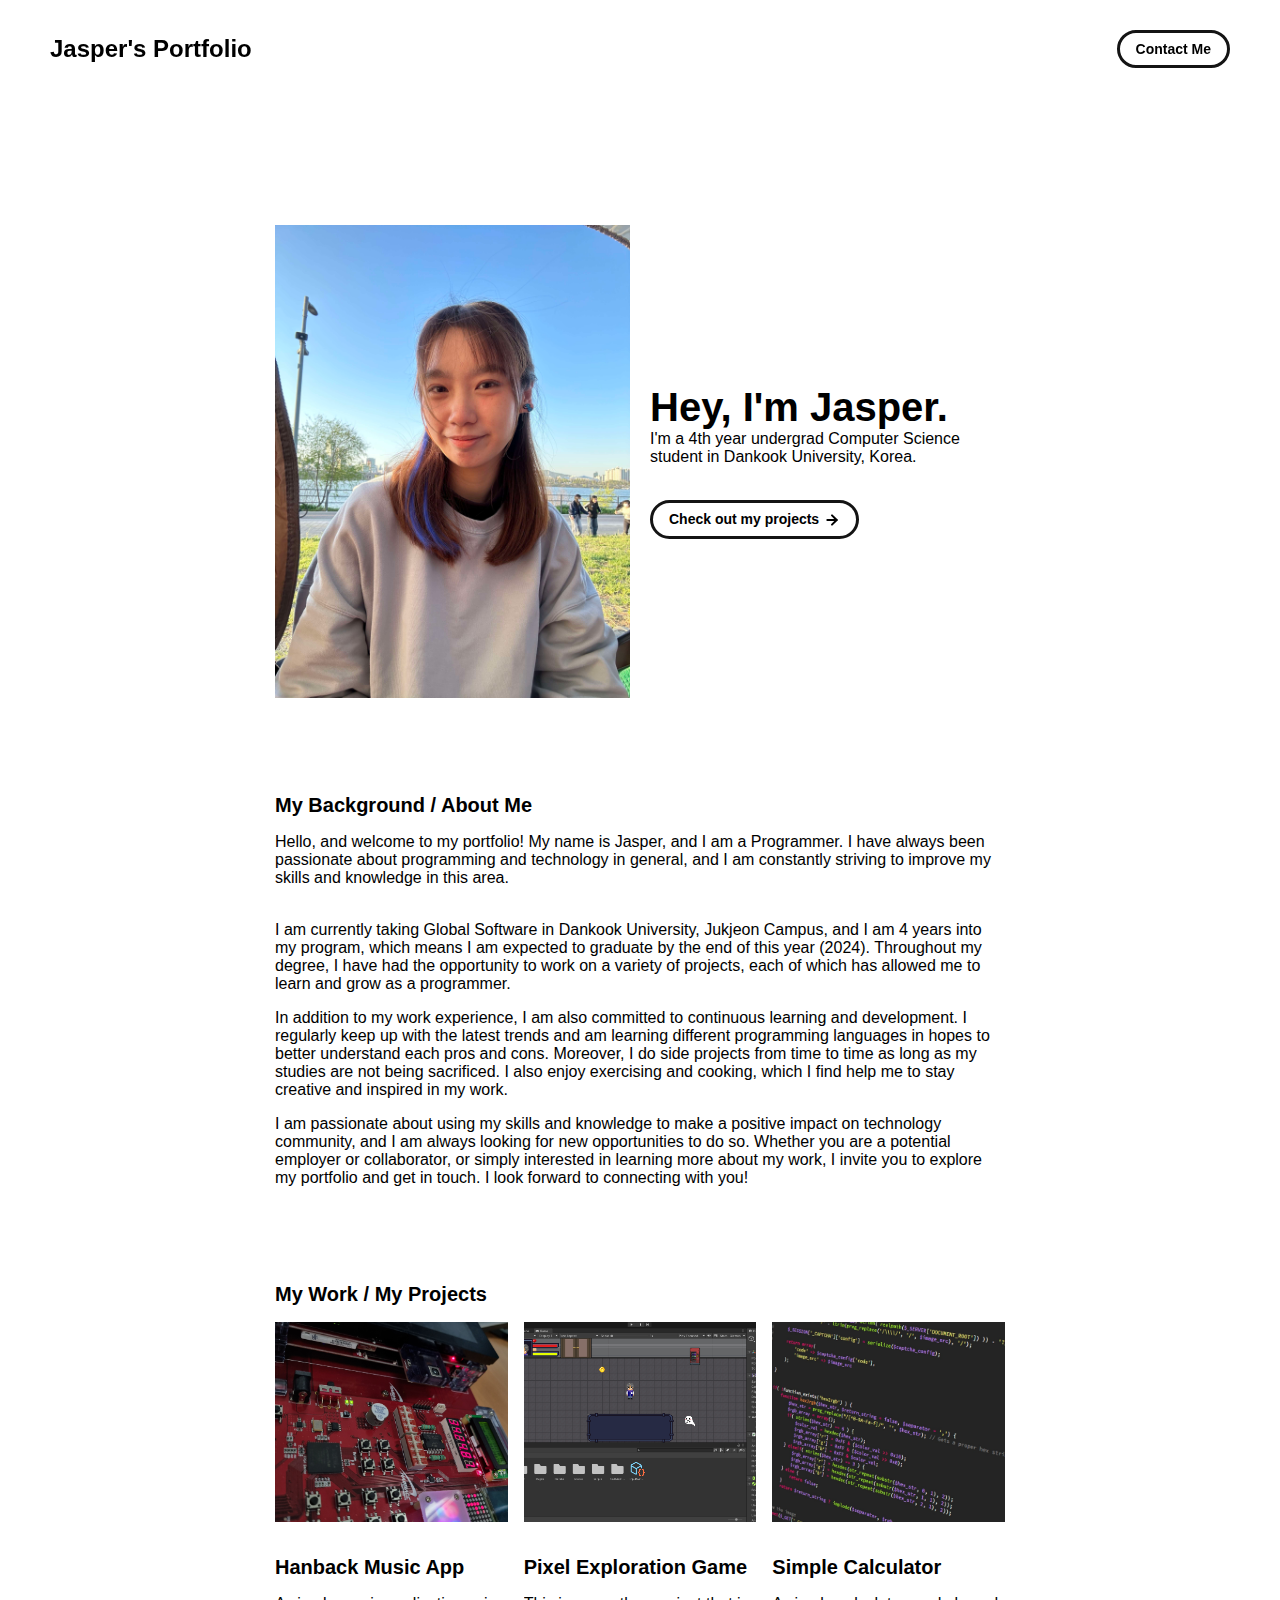
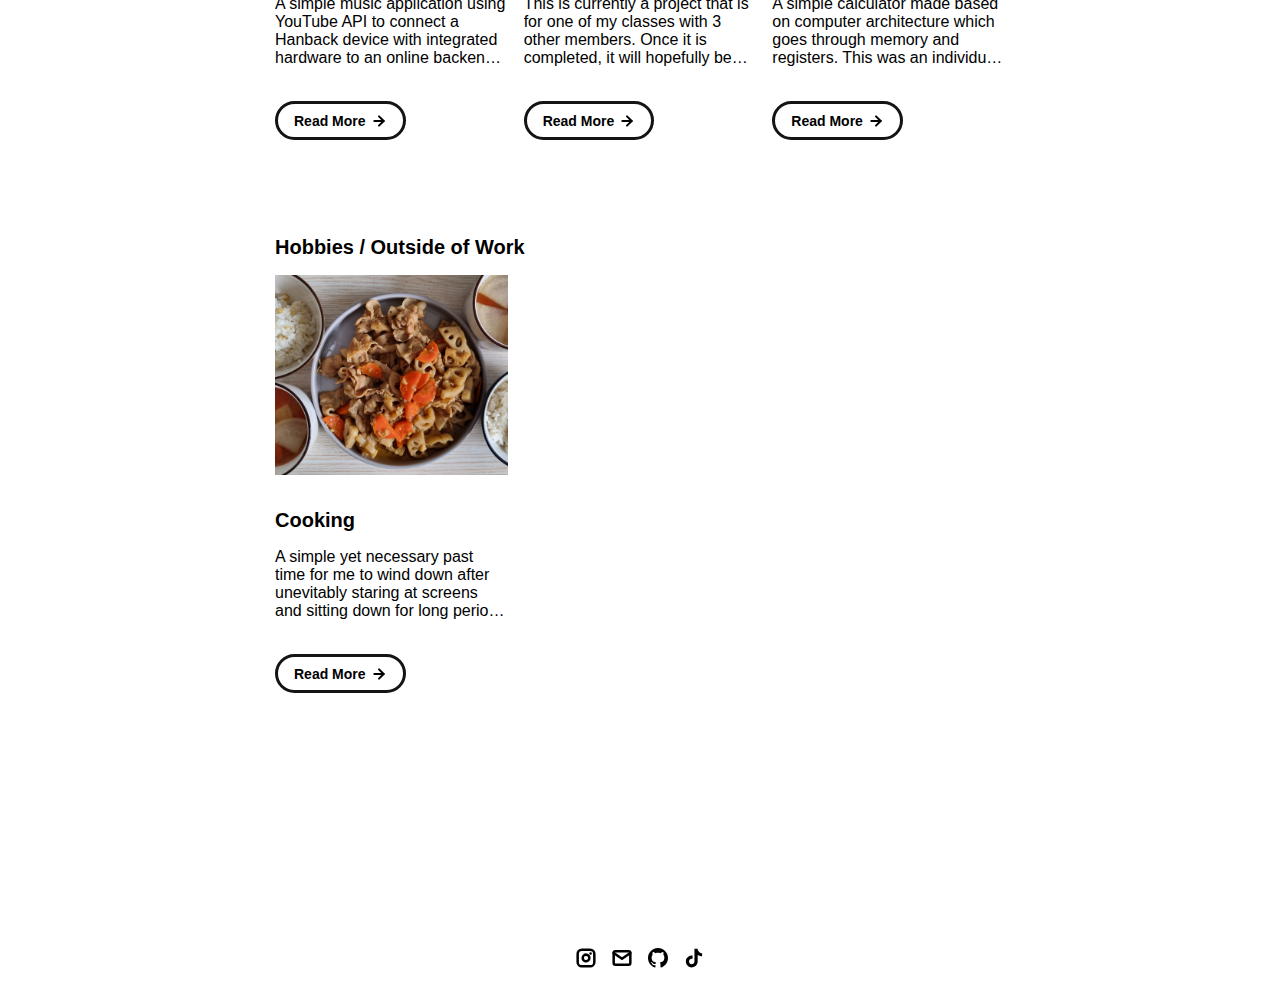
<file: index.html>
<!DOCTYPE html>
<html lang="en">
	<head>
		<meta charset="utf-8">

    <!-- 
      TODO

      Upload your Unemployable (or whatever photo you like) to the assets/images folder
      and change the name of the image below to match the uploaded one

      Change the title in the <title> tag to whatever you would like the title of your portfolio to be

      This should be the same across all pages.
     -->
    <link rel="icon" href="./assets/images/top-icon.png" />
		<title>Jasper's Portfolio</title>
    <meta name="description" content="Portfolio about Jasper :)">
    <meta name="viewport" content="width=device-width, initial-scale=1" />

		<link rel="stylesheet" href="./css/layout.css">
    <link rel="stylesheet" href="./css/typography.css">
    <link rel="stylesheet" href="./css/utilities.css">

		<script defer src="./js/script.js"></script>
	</head>
	<body>
    <!-- NAVBAR -->
    <div class="navbar">
      <a class="nav-title-link" href="./index.html">
        <!-- TODO - Change the "Portfolio Title" to whatever you want displayed in the top left -->
        <span class="nav-title">Jasper's Portfolio</span>
         <!-- TODO - Change the email after 'mailto:' to your email address for contact -->
        <a class="button" href="mailto:jasperyap2001@gmail.com">
          <span class="button-text">Contact Me</span>
        </a>
      </a>
    </div>

    <!-- MAIN PAGE CONTENT -->
    <div id="main-content">

      <!-- PORTFOLIO HEADER -->
      <div id="portfolio-header">
        <div id="portfolio-header-image-container">
          <!-- 
            TODO

            - Change the img "src" attribute to point to the Unemployable image you uploaded (or whatever image).
            - Change the number to point to your Unemployable & replace the OpenSea link with your own
            - If you aren't using an Unemployable as your image, remove the entire "a" element
          -->
          <img src="./assets/images/github-portfolio.png" class="portfolio-header-image">
          <!-- <a class="no-underline" target="_blank" href="https://opensea.io/assets/0xe0be388ab81c47b0f098d2030a1c9ef190691a8a/1311">
            <span class="image-caption">Unemployables #1311</span>
          </a> -->
        </div>

          <!-- 
            TODO

            - Change the main-title to whatver you want
            - Change the body-text after that to a quick introduction to what you do
            - Edit the button text if you feel like it. It will link to the projects section below.
          -->
        <div id="portfolio-header-text-container">
            <div class="header-text">
              <span class="main-title">Hey, I'm Jasper.</span>
              <div class="body-text">I'm a 4th year undergrad Computer Science student in Dankook University, Korea.</div>
            </div>
            <a class="button" id="my-work-link">
              <span class="button-text">Check out my projects</span> 
              <image src="./assets/icons/arrow-right.svg" class="right-arrow-icon"/>
            </a>
        </div>
      </div>

      <!-- ABOUT SECTION -->
      <!-- 
        TODO

        - Change the subheader-text to whatever header you want
        - Add paragraphs using the <div class="body-text"></div> elements in the "about-section-content"
      -->
      <div id="about-section">
        <span class="subheader-text">My Background / About Me</span>
        <div class="about-section-content">
          <div class="body-text">Hello, and welcome to my portfolio! My name is Jasper, and I am a Programmer. I have always been passionate about programming and technology in general, and I am constantly striving to improve my skills and knowledge in this area.</div>
          <div class="body-text">I am currently taking Global Software in Dankook University, Jukjeon Campus, and I am 4 years into my program, which means I am expected to graduate by the end of this year (2024). Throughout my degree, I have had the opportunity to work on a variety of projects, each of which has allowed me to learn and grow as a programmer.</div>
        </div>
        <div class="body-text">In addition to my work experience, I am also committed to continuous learning and development. I regularly keep up with the latest trends and am learning different programming languages in hopes to better understand each pros and cons. Moreover, I do side projects from time to time as long as my studies are not being sacrificed. I also enjoy exercising and cooking, which I find help me to stay creative and inspired in my work.
        </div>
        <div class="body-text">I am passionate about using my skills and knowledge to make a positive impact on technology community, and I am always looking for new opportunities to do so. Whether you are a potential employer or collaborator, or simply interested in learning more about my work, I invite you to explore my portfolio and get in touch. I look forward to connecting with you!
        </div>
      </div>

      <!-- PROJECTS / MY WORK SECTION -->
      <div id="my-work-section">
        <!-- TODO - Change the subheader-text to whatever you want the Projects section header to say -->
        <span class="subheader-text">My Work / My Projects</span>

        <div class="projects-container">
          <!-- 
            TODO

            This is where the project cards live. Here's a base level project card for you to copy:
            <div class="project-card">
              <img src="./assets/images/IMAGE_NAME" class="project-image">
              <div class="project-card-text-container">
                <div class="subheader-text project-title">PROJECT_NAME</div>
                <div class="body-text project-card-text">SMALL_PROJECT_DESCRIPTION</div>
              </div>
              <a class="button" href="./project-pages/PROJECT_PAGE_NAME.html">
                <span class="button-text">Read More</span>
                <image src="./assets/icons/arrow-right.svg" class="right-arrow-icon"/>
              </a>
            </div>

            - To add a project to the this area, copy the above, paste it below this comment, and change the following:
                - IMAGE_NAME: the name of the image file in assets/images
                - PROJECT_NAME: the name of the project (keep it short, it only shows 1 line)
                - SMALL_PROJECT_DESCRIPTION: a quick project description (max 4 lines)
                - PROJECT_PAGE_NAME.html: the html filename for the project (must be in project-pages folder)
          -->
          <!-- Hanback Music App -->
          <div class="project-card">
              <img src="./assets/images/project/Hanback/HanbackDevice.jpg" class="project-image">
              <div class="project-card-text-container">
                <div class="subheader-text project-title">Hanback Music App</div>
                <div class="body-text project-card-text">A simple music application using YouTube API to connect a Hanback device with integrated hardware to an online backend server on AWS.</div>
              </div>
              <a class="button" href="./project-pages/projects/hanback-music-app.html">
                <span class="button-text">Read More</span>
                <image src="./assets/icons/arrow-right.svg" class="right-arrow-icon"/>
              </a>
            </div>
          <!-- AML Game -->
          <div class="project-card">
            <img src="./assets/images/project/AML/AML-game.png" class="project-image">
            <div class="project-card-text-container">
              <div class="subheader-text project-title">Pixel Exploration Game</div>
              <div class="body-text project-card-text">This is currently a project that is for one of my classes with 3 other members. Once it is completed, it will hopefully be released for free on a platform for demo.</div>
            </div>
            <a class="button" href="./project-pages/projects/pixel-game.html">
              <span class="button-text">Read More</span>
              <image src="./assets/icons/arrow-right.svg" class="right-arrow-icon"/>
            </a>
          </div>
          <!-- Calculator C language -->
          <div class="project-card">
            <img src="./assets/images/code.jpeg" class="project-image">
            <div class="project-card-text-container">
              <div class="subheader-text project-title">Simple Calculator</div>
              <div class="body-text project-card-text">A simple calculator made based on computer architecture which goes through memory and registers. This was an individual assignment for one of my classes.</div>
            </div>
            <a class="button" href="./project-pages/projects/simple-calculator.html">
              <span class="button-text">Read More</span>
              <image src="./assets/icons/arrow-right.svg" class="right-arrow-icon"/>
            </a>
          </div>
        </div>
      </div>

      <!-- HOBBIES / OUTSIDE OF WORK -->
      <div id="my-work-section">
        <!-- TODO - Change the subheader-text to whatever you want the Projects section header to say -->
        <span class="subheader-text">Hobbies / Outside of Work</span>

        <div class="projects-container">
          <!-- 
            TODO

            This is where the project cards live. Here's a base level project card for you to copy:
            <div class="project-card">
              <img src="./assets/images/IMAGE_NAME" class="project-image">
              <div class="project-card-text-container">
                <div class="subheader-text project-title">PROJECT_NAME</div>
                <div class="body-text project-card-text">SMALL_PROJECT_DESCRIPTION</div>
              </div>
              <a class="button" href="./project-pages/PROJECT_PAGE_NAME.html">
                <span class="button-text">Read More</span>
                <image src="./assets/icons/arrow-right.svg" class="right-arrow-icon"/>
              </a>
            </div>

            - To add a project to the this area, copy the above, paste it below this comment, and change the following:
                - IMAGE_NAME: the name of the image file in assets/images
                - PROJECT_NAME: the name of the project (keep it short, it only shows 1 line)
                - SMALL_PROJECT_DESCRIPTION: a quick project description (max 4 lines)
                - PROJECT_PAGE_NAME.html: the html filename for the project (must be in project-pages folder)
          -->
          <!-- Cooking-->
          <div class="project-card">
            <img src="./assets/images/hobbies/cooking/Cooking-header-img.jpg" class="project-image">
            <div class="project-card-text-container">
              <div class="subheader-text project-title">Cooking</div>
              <div class="body-text project-card-text">A simple yet necessary past time for me to wind down after unevitably staring at screens and sitting down for long periods of time.</div>
            </div>
            <a class="button" href="./project-pages/hobbies/cooking.html">
              <span class="button-text">Read More</span>
              <image src="./assets/icons/arrow-right.svg" class="right-arrow-icon"/>
            </a>
          </div>
        </div>
      </div>
    </div>


    <!-- FOOTER -->
    <div id="footer">
      <!-- 
        TODO - Change href to your Instagram account (can also delete entire "a" element if no Instagram) 

        This should be the same across all pages.
      -->
      <a class="icon-link" target="_blank" href="https://www.instagram.com/_.jasper01/">
        <image src="./assets/icons/instagram.svg" class="footer-icon"/>
      </a>
      <!-- 
        TODO - Change href to your Twitter account (can also delete entire "a" element if no Twitter) 
      
        This should be the same across all pages.
      -->
      <!-- <a class="icon-link" target="_blank" href="https://twitter.com/whitevans_eth">
        <image src="./assets/icons/twitter.svg" class="footer-icon"/>
      </a> -->
      <!-- 
        TODO - Change the email after "mailto" to your contact email 
      
        This should be the same across all pages.
      -->
      <a class="icon-link" href="mailto:jasperyap2001@gmail.com">
        <image src="./assets/icons/mail.svg" class="footer-icon"/>
      </a>
      <a class="icon-link" target="_blank" href="https://github.com/Jasper-01">
        <image src="./assets/icons/github.svg" class="footer-icon"/>
      </a>
      <a class="icon-link" target="_blank" href="https://www.tiktok.com/@_.jasper01">
        <image src="./assets/icons/tiktok.svg" class="footer-icon"/>
      </a>
    </div>

	</body>
</html>
</file>
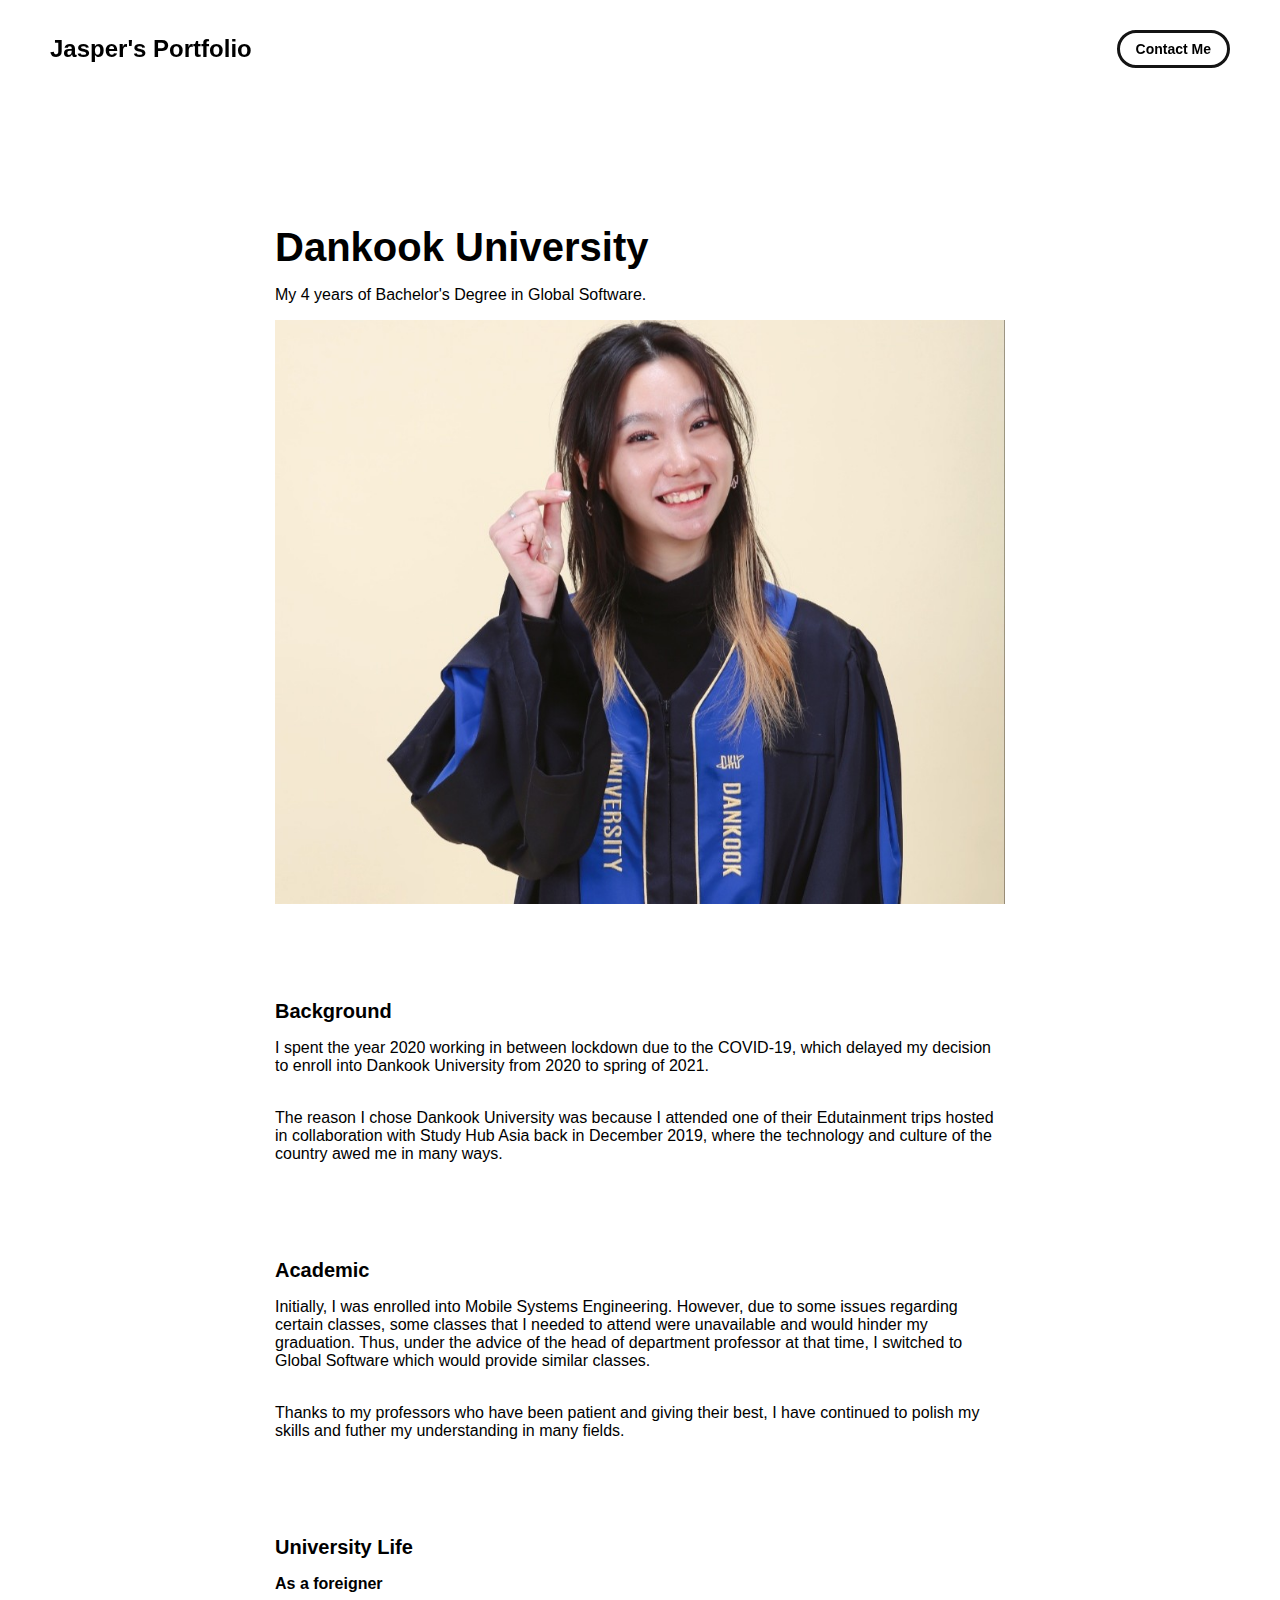
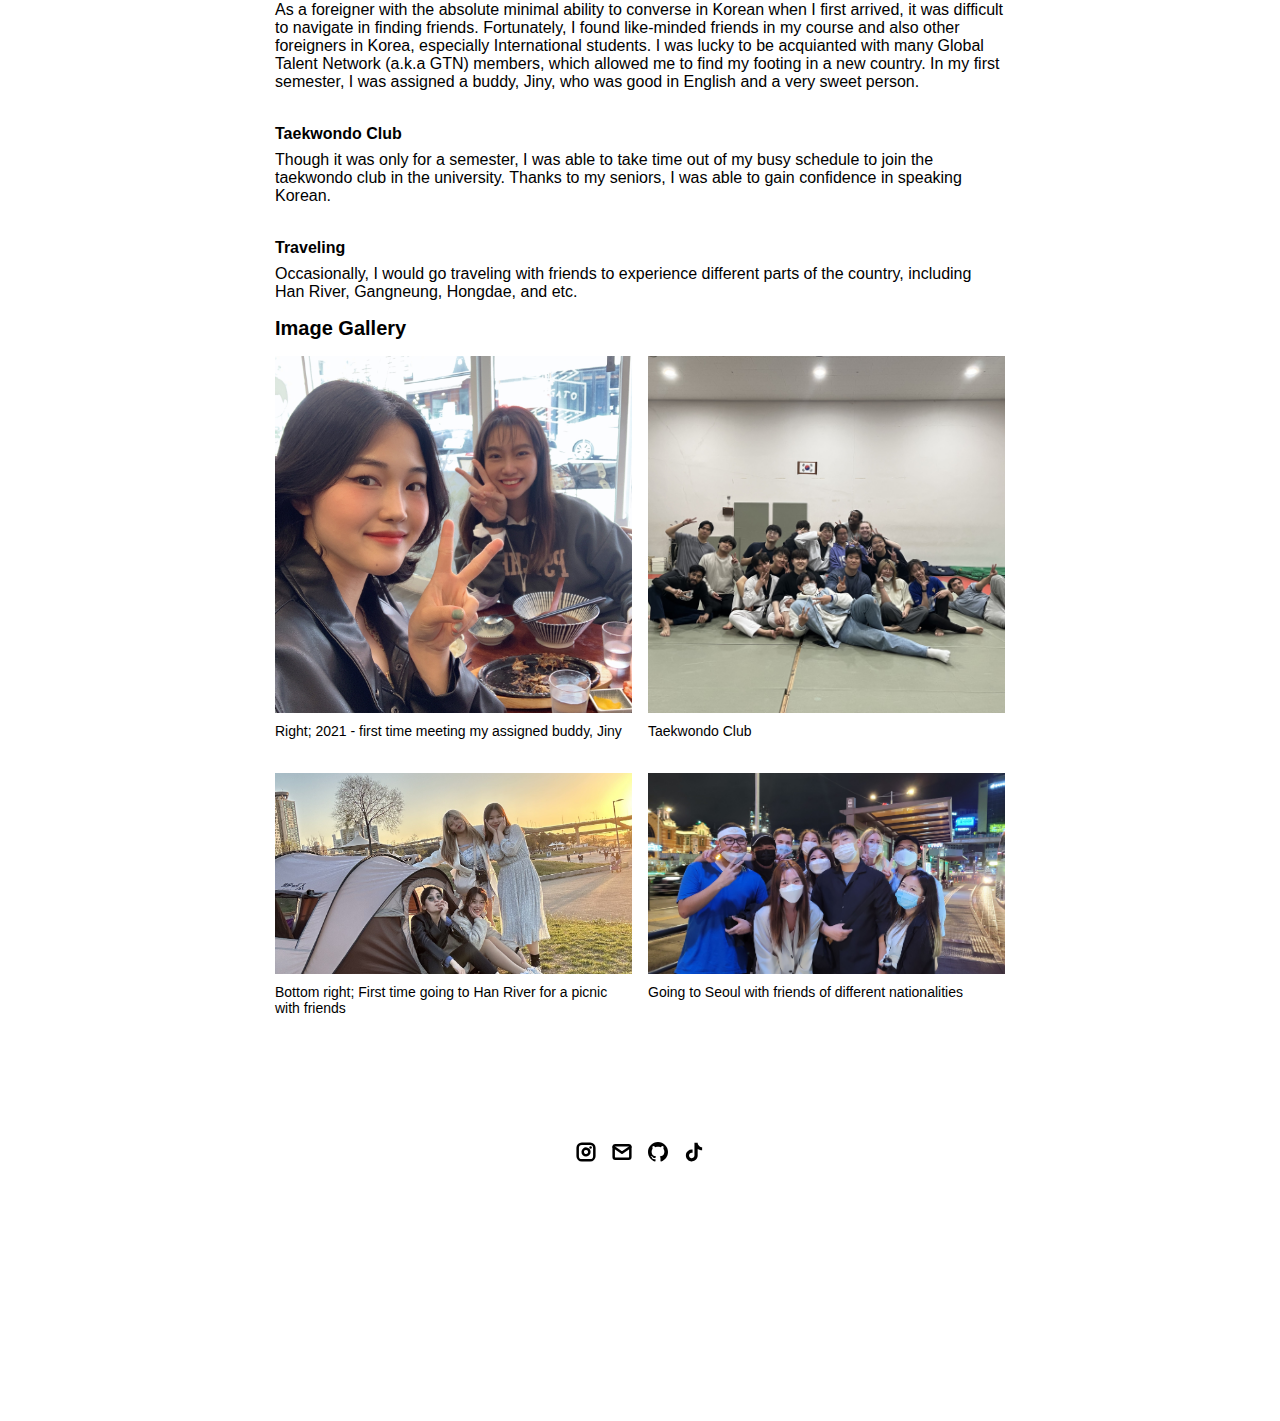
<file: project-pages/education/dku.html>
<!-- 
  IMPORTANT! 
  
  Keep this file unchanged to use as a template for all future project pages. 

  For every new project you add to your portfolio, make a copy of this file in the
  'project-pages' folder with a name related to the project.
-->


<!DOCTYPE html>
<html lang="en">
	<head>
		<meta charset="utf-8">
    <!-- 
      TODO

      Upload your Unemployable (or whatever photo you like) to the assets/images folder
      and change the name of the image below to match the uploaded one

      Change the title in the <title> tag to whatever you would like the title of your portfolio to be

      This should be the same across all pages.
     -->
     <link rel="icon" href="../../assets/images/top-icon.png" />
     <title>Jasper's Portfolio</title>
    <!-- !! Change here -->
    <meta name="description" content="My secondary school life.">
    <meta name="viewport" content="width=device-width, initial-scale=1" />

		<link rel="stylesheet" href="../../css/layout.css">
    <link rel="stylesheet" href="../../css/typography.css">
    <link rel="stylesheet" href="../../css/utilities.css">

		<script defer src="../../js/script.js"></script>
	</head>
	<body>
    <!-- NAVBAR -->
    <div class="navbar">
      <a class="nav-title-link" href="../../index.html">
        <!-- 
          TODO - Change the "Portfolio Title" to whatever you want displayed in the top left

          (this should be the same across all pages)
         -->
        <span class="nav-title">Jasper's Portfolio</span>
        <!-- 
          TODO - Change the email after 'mailto:' to your email address for contact 
        
          (this should be the same across all pages)
        -->
        <a class="button" href="mailto:jasperyap2001@gmail.com">
          <span class="button-text">Contact Me</span>
        </a>
      </a>
    </div>

    <!-- MAIN PAGE CONTENT -->
    <div id="main-content">

      <!-- PROJECT HEADER -->
      <div id="project-header">
          <!-- 
            TODO

            - Change the 'main-title' text to the name of your project
            - Change the 'body-text' text to a short and sweet description of your project (maybe the same as the one on the project card)
            - Change "desktop.jpeg" to the image filename you uploaded in the assets/images folder.
          -->
        <!-- !! Change here -->
        <div class="main-title">Dankook University</div>
        <!-- !! Change here -->
        <div class="body-text">My 4 years of Bachelor's Degree in Global Software.</div>
        <!-- !! Change here -->
        <image class="project-header-image" src="../../assets/images/education/dku/dku-me.jpg">
      </div>

      <!-- PROJECT DETAILS -->
      <!-- 
        TODO

        - Change the 'subheader-text' to whatever header you want for project details
        - Add paragraphs using the <div class="body-text"></div> elements in the "project-details-content"
      -->
      <div id="project-details">
        <!-- !! Change here -->
        <div class="subheader-text">Background</div>
        <div class="project-details-content">
          <!-- !! Change here -->
          <div class="body-text">I spent the year 2020 working in between lockdown due to the COVID-19, which delayed my decision to enroll into Dankook University from 2020 to spring of 2021. </div>
          <!-- !! Change here -->
          <div class="body-text">The reason I chose Dankook University was because I attended one of their Edutainment trips hosted in collaboration with Study Hub Asia back in December 2019, where the technology and culture of the country awed me in many ways. </div>
        </div>
      </div>

      <div id="project-details">
        <!-- !! Change here -->
        <div class="subheader-text">Academic</div>
        <div class="project-details-content">
          <!-- !! Change here -->
          <div class="body-text">Initially, I was enrolled into Mobile Systems Engineering. However, due to some issues regarding certain classes, some classes that I needed to attend were unavailable and would hinder my graduation. Thus, under the advice of the head of department professor at that time, I switched to Global Software which would provide similar classes. </div>
          <!-- !! Change here -->
          <div class="body-text">Thanks to my professors who have been patient and giving their best, I have continued to polish my skills and futher my understanding in many fields. </div>
        </div>
      </div>

      <div id="project-details">
        <!-- !! Change here -->
        <div class="subheader-text">University Life</div>
        <div class="project-details-content">
          <!-- !! Change here -->
          <div class="body-text"><strong style="display: inline-block; margin-bottom: 0.5em;">As a foreigner</strong><br>As a foreigner with the absolute minimal ability to converse in Korean when I first arrived, it was difficult to navigate in finding friends. Fortunately, I found like-minded friends in my course and also other foreigners in Korea, especially International students. I was lucky to be acquianted with many Global Talent Network (a.k.a GTN) members, which allowed me to find my footing in a new country. In my first semester, I was assigned a buddy, Jiny, who was good in English and a very sweet person. </div>
          <!-- !! Change here -->
          <div class="body-text"><strong style="display: inline-block; margin-bottom: 0.5em;">Taekwondo Club</strong><br>Though it was only for a semester, I was able to take time out of my busy schedule to join the taekwondo club in the university. Thanks to my seniors, I was able to gain confidence in speaking Korean. </div>
          <!-- !! Change here -->
          <div class="body-text"><strong style="display: inline-block; margin-bottom: 0.5em;">Traveling</strong><br>Occasionally, I would go traveling with friends to experience different parts of the country, including Han River, Gangneung, Hongdae, and etc. </div>
      </div>

      <!-- IMAGE GALLERY -->
      <div id="project-gallery">
        <!-- TODO - Change the 'subheader-text' to whatever you want the Gallery section header to say -->
        <div class="subheader-text">Image Gallery</div>
        <div class="project-gallery-content">
            <!-- 
              TODO

              This is where the images in the gallery live. Here's a simple gallery image for you to copy:

              Full Width Image:

                <div class="gallery-image-container">
                  <img src="../../assets/images/IMAGE_NAME" class="gallery-image">
                  <span class="image-caption">IMAGE_CAPTION</span>
                </div>

              Half Width Image: 

                <div class="gallery-image-container half-width">
                  <img src="../../assets/images/IMAGE_NAME" class="gallery-image">
                  <span class="image-caption">IMAGE_CAPTION</span>
                </div>

              - To add an image to the this area, copy one of the above, paste it below this comment, and change the following:
                  - IMAGE_NAME: the name of the image file in assets/images
                  - IMAGE_CAPTION: to the caption of the image
            -->
            <div class="gallery-image-container half-width">
              <img src="../../assets/images/education/dku/dku-gtn-buddy.jpg" class="gallery-image">
              <span class="image-caption">Right; 2021 - first time meeting my assigned buddy, Jiny</span>
            </div>
            <div class="gallery-image-container half-width">
              <img src="../../assets/images/education/dku/dku-moohon.jpg" class="gallery-image">
              <span class="image-caption">Taekwondo Club</span>
            </div>
            <div class="gallery-image-container half-width">
              <img src="../../assets/images/education/dku/dku-hangang.jpg" class="gallery-image">
              <span class="image-caption">Bottom right; First time going to Han River for a picnic with friends</span>
            </div>
            <div class="gallery-image-container half-width">
              <img src="../../assets/images/education/dku/dku-intl-students.jpg" class="gallery-image">
              <span class="image-caption">Going to Seoul with friends of different nationalities</span>
            </div>
        </div>
      </div>
    </div>

    <!-- FOOTER -->
    <div id="footer">
      <a class="icon-link" target="_blank" href="https://www.instagram.com/_.jasper01/">
        <image src="../../assets/icons/instagram.svg" class="footer-icon"/>
      </a>
      <a class="icon-link" href="mailto:jasperyap2001@gmail.com">
        <image src="../../assets/icons/mail.svg" class="footer-icon"/>
      </a>
      <a class="icon-link" target="_blank" href="https://github.com/Jasper-01">
        <image src="../../assets/icons/github.svg" class="footer-icon"/>
      </a>
      <a class="icon-link" target="_blank" href="https://www.tiktok.com/@_.jasper01">
        <image src="../../assets/icons/tiktok.svg" class="footer-icon"/>
      </a>
    </div>

	</body>
</html>
</file>
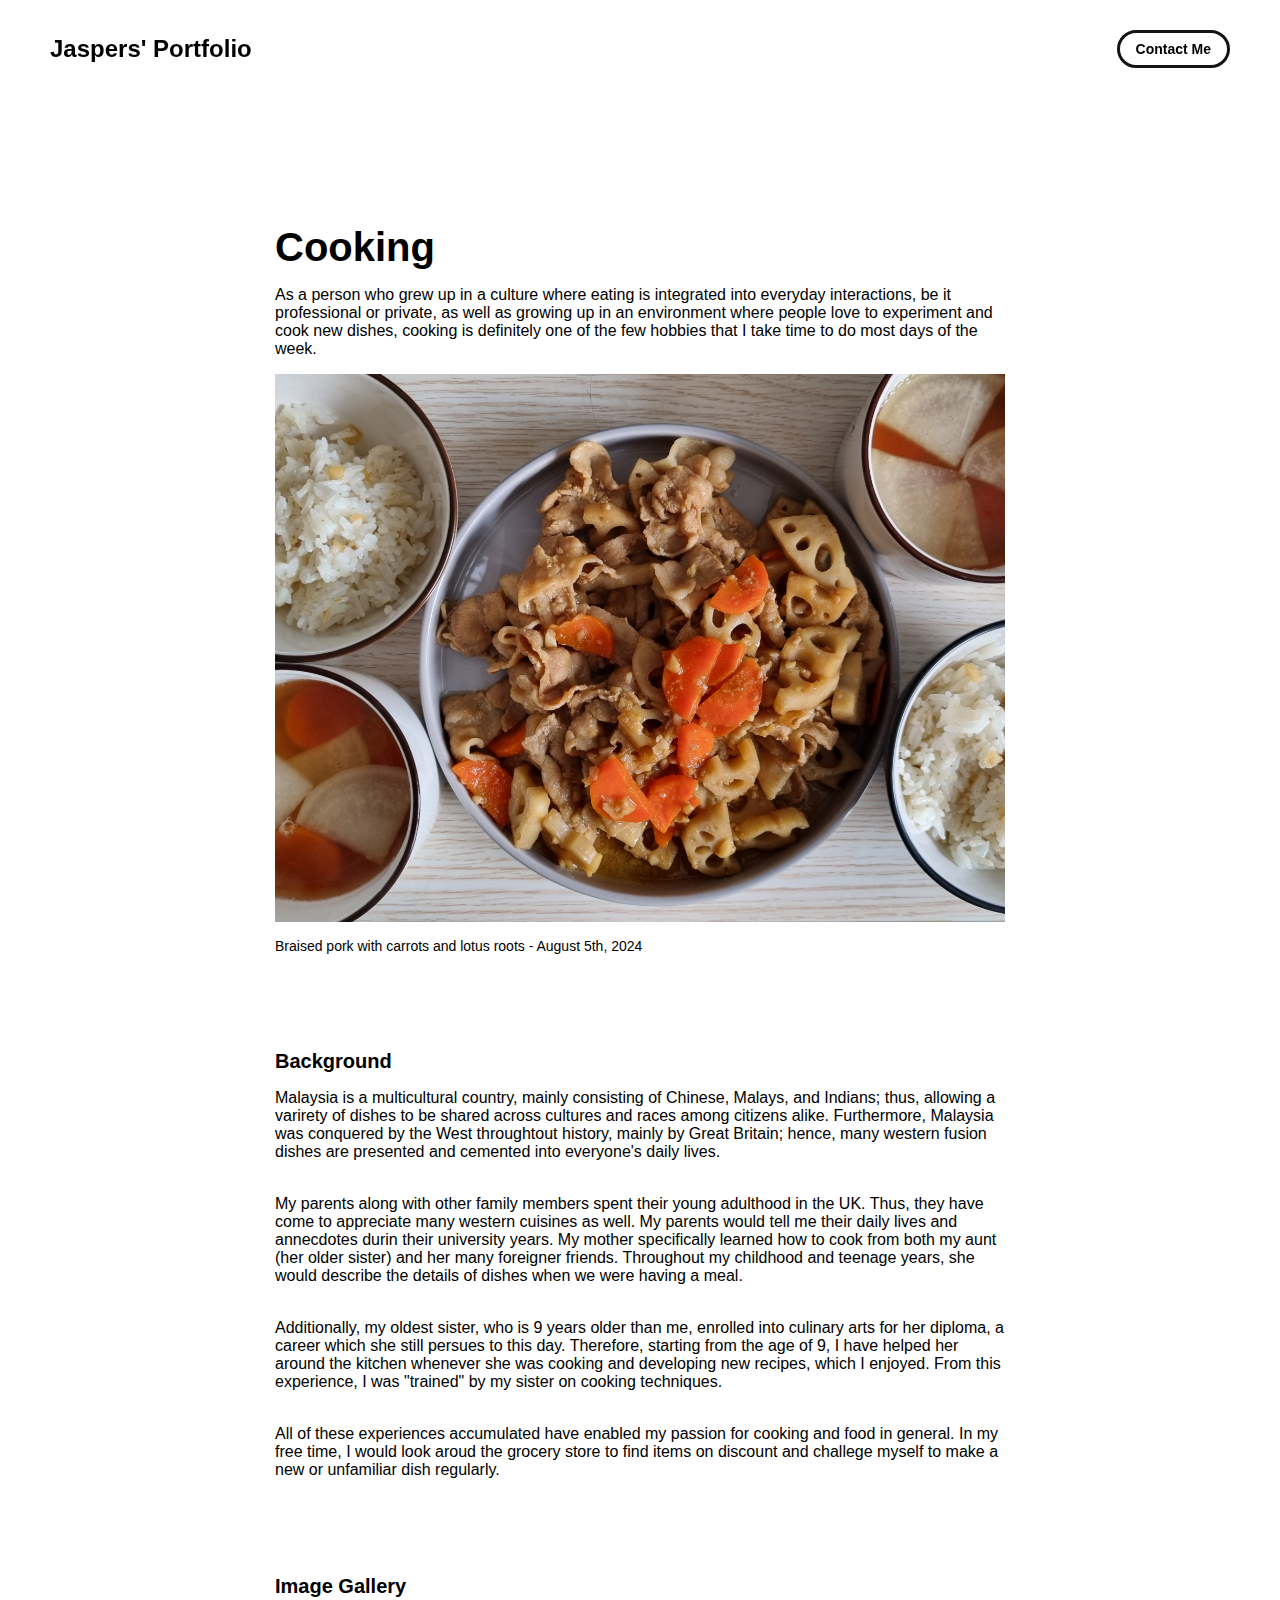
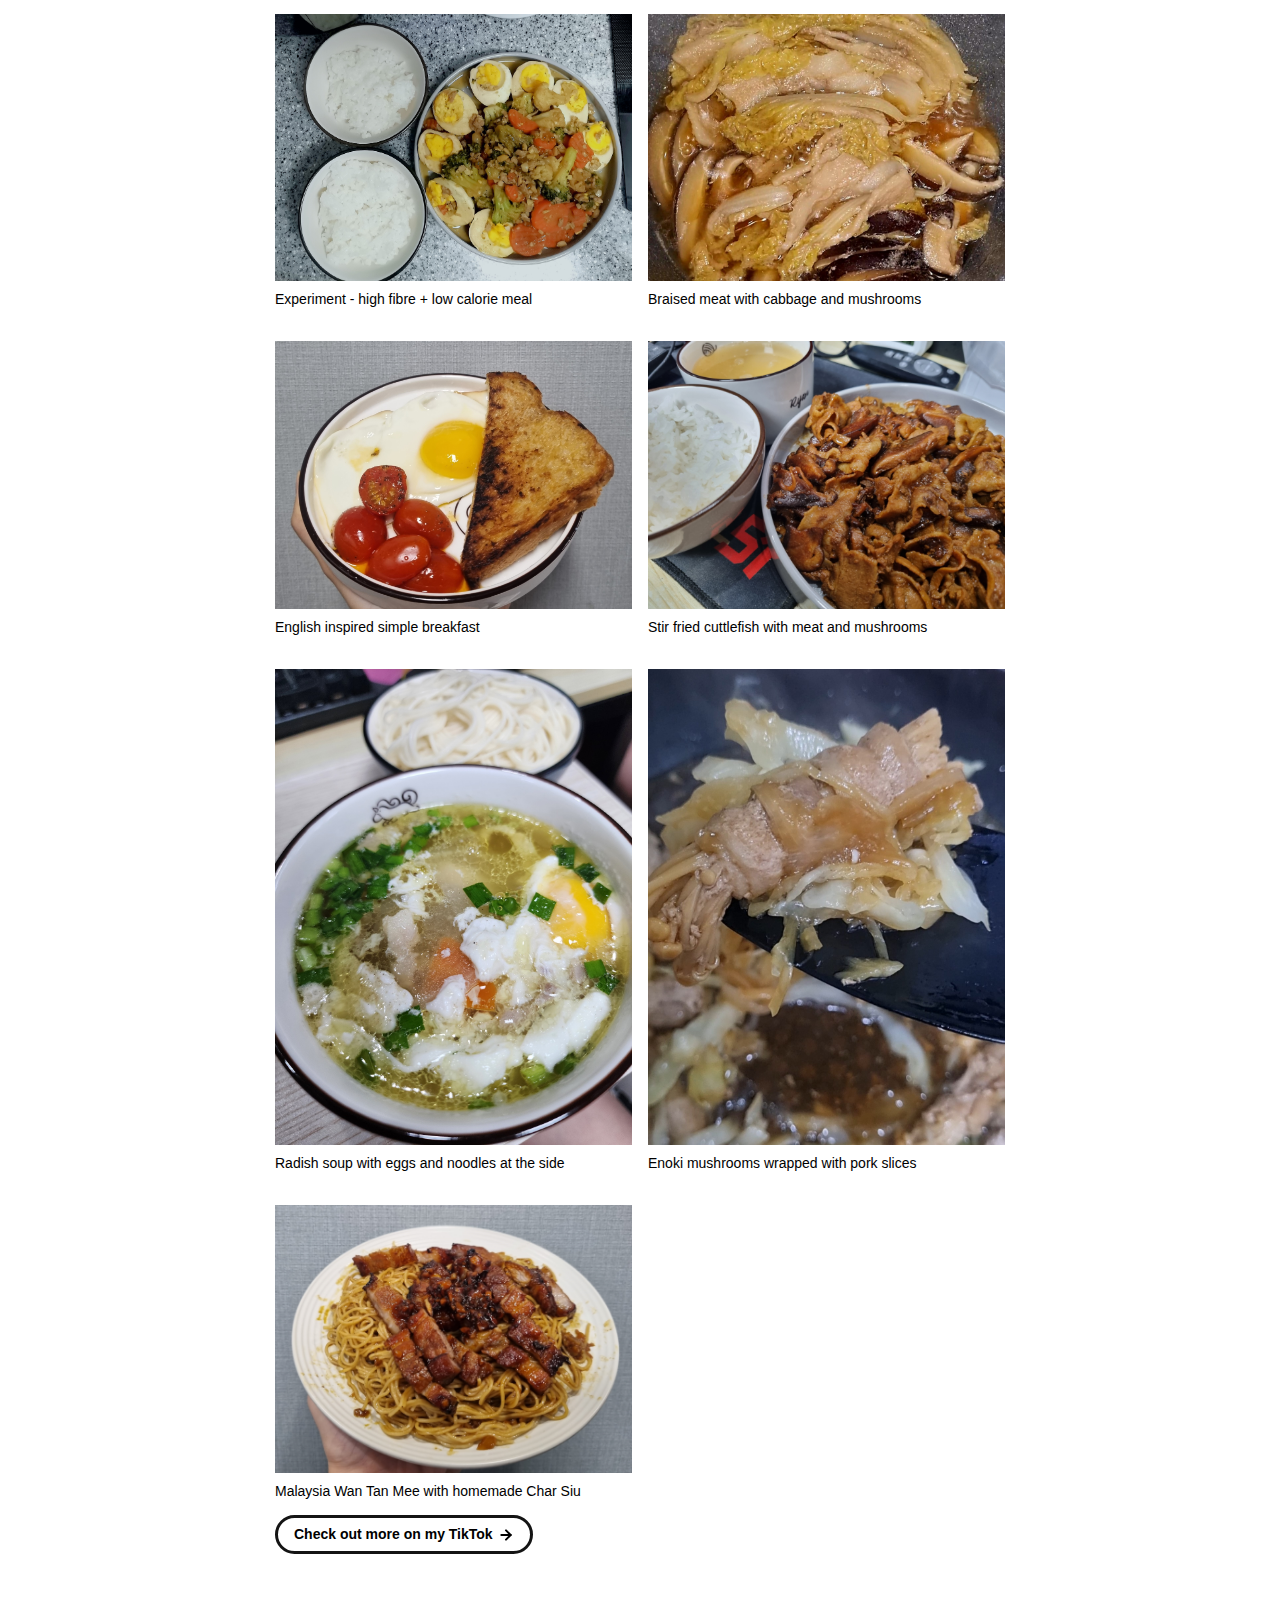
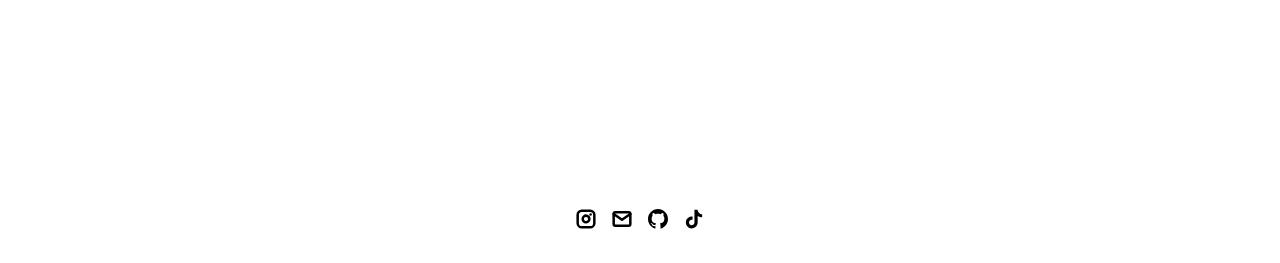
<file: project-pages/hobbies/cooking.html>
<!DOCTYPE html>
<html lang="en">
	<head>
		<meta charset="utf-8">
     <link rel="icon" href="../../assets/images/top-icon.png" />
     <!-- !! Change here -->
     <title>Jasper's Portfolio</title>
    <!-- !! Change here -->
    <meta name="description" content="Page for cooking">
    <meta name="viewport" content="width=device-width, initial-scale=1" />

		<link rel="stylesheet" href="../../css/layout.css">
    <link rel="stylesheet" href="../../css/typography.css">
    <link rel="stylesheet" href="../../css/utilities.css">

		<script defer src="../../js/script.js"></script>
	</head>
	<body>
    <!-- NAVBAR -->
    <div class="navbar">
      <a class="nav-title-link" href="../../index.html">
        <span class="nav-title">Jaspers' Portfolio</span>
        <a class="button" href="mailto:jasperyap2001@gmail.com">
          <span class="button-text">Contact Me</span>
        </a>
      </a>
    </div>

    <!-- MAIN PAGE CONTENT -->
    <div id="main-content">

      <!-- PROJECT HEADER -->
      <div id="project-header">
        <div class="main-title">Cooking</div>
        <div class="body-text">As a person who grew up in a culture where eating is integrated into everyday interactions, be it professional or private, as well as growing up in an environment where people love to experiment and cook new dishes, cooking is definitely one of the few hobbies that I take time to do most days of the week.</div>
        <image class="project-header-image" src="../../assets/images/hobbies/cooking/Cooking-header-img.jpg">
        <span class="image-caption">Braised pork with carrots and lotus roots - August 5th, 2024</span>
      </div>

      <!-- PROJECT DETAILS -->
      <div id="project-details">
        <!-- !! Change here -->
        <div class="subheader-text">Background</div>
        <div class="project-details-content">
          <div class="body-text">Malaysia is a multicultural country, mainly consisting of Chinese, Malays, and Indians; thus, allowing a varirety of dishes to be shared across cultures and races among citizens alike. Furthermore, Malaysia was conquered by the West throughtout history, mainly by Great Britain; hence, many western fusion dishes are presented and cemented into everyone's daily lives. </div>
          <div class="body-text">My parents along with other family members spent their young adulthood in the UK. Thus, they have come to appreciate many western cuisines as well. My parents would tell me their daily lives and annecdotes durin their university years. My mother specifically learned how to cook from both my aunt (her older sister) and her many foreigner friends. Throughout my childhood and teenage years, she would describe the details of dishes when we were having a meal.</div>
          <div class="body-text">Additionally, my oldest sister, who is 9 years older than me, enrolled into culinary arts for her diploma, a career which she still persues to this day. Therefore, starting from the age of 9, I have helped her around the kitchen whenever she was cooking and developing new recipes, which I enjoyed. From this experience, I was "trained" by my sister on cooking techniques.</div>
          <div class="body-text">All of these experiences accumulated have enabled my passion for cooking and food in general. In my free time, I would look aroud the grocery store to find items on discount and challege myself to make a new or unfamiliar dish regularly. </div>
        </div>
      </div>

      <!-- IMAGE GALLERY -->
      <div id="project-gallery">
        <!-- TODO - Change the 'subheader-text' to whatever you want the Gallery section header to say -->
        <div class="subheader-text">Image Gallery</div>
        <div class="project-gallery-content">
            <!-- 
              TODO

              This is where the images in the gallery live. Here's a simple gallery image for you to copy:

              Full Width Image:

                <div class="gallery-image-container">
                  <img src="../../assets/images/IMAGE_NAME" class="gallery-image">
                  <span class="image-caption">IMAGE_CAPTION</span>
                </div>

              Half Width Image: 

                <div class="gallery-image-container half-width">
                  <img src="../../assets/images/IMAGE_NAME" class="gallery-image">
                  <span class="image-caption">IMAGE_CAPTION</span>
                </div>

              - To add an image to the this area, copy one of the above, paste it below this comment, and change the following:
                  - IMAGE_NAME: the name of the image file in assets/images
                  - IMAGE_CAPTION: to the caption of the image
            -->
            <div class="gallery-image-container half-width">
              <img src="../../assets/images/hobbies/cooking/cooking-low-calorie-meal.jpg" class="gallery-image">
              <span class="image-caption">Experiment - high fibre + low calorie meal</span>
            </div>
            <div class="gallery-image-container half-width">
              <img src="../../assets/images/hobbies/cooking/cooking-braised-meat-with-cabbage-and-mushrooms.jpg" class="gallery-image">
              <span class="image-caption">Braised meat with cabbage and mushrooms</span>
            </div>
            <div class="gallery-image-container half-width">
              <img src="../../assets/images/hobbies/cooking/cooking-english-inspired-simple-breakfast.jpg" class="gallery-image">
              <span class="image-caption">English inspired simple breakfast</span>
            </div>
            <div class="gallery-image-container half-width">
              <img src="../../assets/images/hobbies/cooking/cooking-stir-fried-cuttlefish-with-meat-and-mushrooms.jpg" class="gallery-image">
              <span class="image-caption">Stir fried cuttlefish with meat and mushrooms</span>
            </div>
            <div class="gallery-image-container half-width">
              <img src="../../assets/images/hobbies/cooking/cooking-radish-soup.jpg" class="gallery-image">
              <span class="image-caption">Radish soup with eggs and noodles at the side</span>
            </div>
            <div class="gallery-image-container half-width">
              <img src="../../assets/images/hobbies/cooking/cooking-pork-slices-wrapped-enoki-mushrooms.jpg" class="gallery-image">
              <span class="image-caption">Enoki mushrooms wrapped with pork slices</span>
            </div>
            <div class="gallery-image-container half-width">
              <img src="../../assets/images/hobbies/cooking/cooking-watanmee.jpg" class="gallery-image">
              <span class="image-caption">Malaysia Wan Tan Mee with homemade Char Siu</span>
            </div>
        </div>
        <a class="button" href="https://www.tiktok.com/@_.jasper01">
              <span class="button-text">Check out more on my TikTok</span>
              <image src="../../assets/icons/arrow-right.svg" class="right-arrow-icon"/>
            </a>
      </div>
    </div>

    <!-- FOOTER -->
    <div id="footer">
      <a class="icon-link" target="_blank" href="https://www.instagram.com/_.jasper01/">
        <image src="../../assets/icons/instagram.svg" class="footer-icon"/>
      </a>
      <a class="icon-link" href="mailto:jasperyap2001@gmail.com">
        <image src="../../assets/icons/mail.svg" class="footer-icon"/>
      </a>
      <a class="icon-link" target="_blank" href="https://github.com/Jasper-01">
        <image src="../../assets/icons/github.svg" class="footer-icon"/>
      </a>
      <a class="icon-link" target="_blank" href="https://www.tiktok.com/@_.jasper01">
        <image src="../../assets/icons/tiktok.svg" class="footer-icon"/>
      </a>
    </div>

	</body>
</html>
</file>
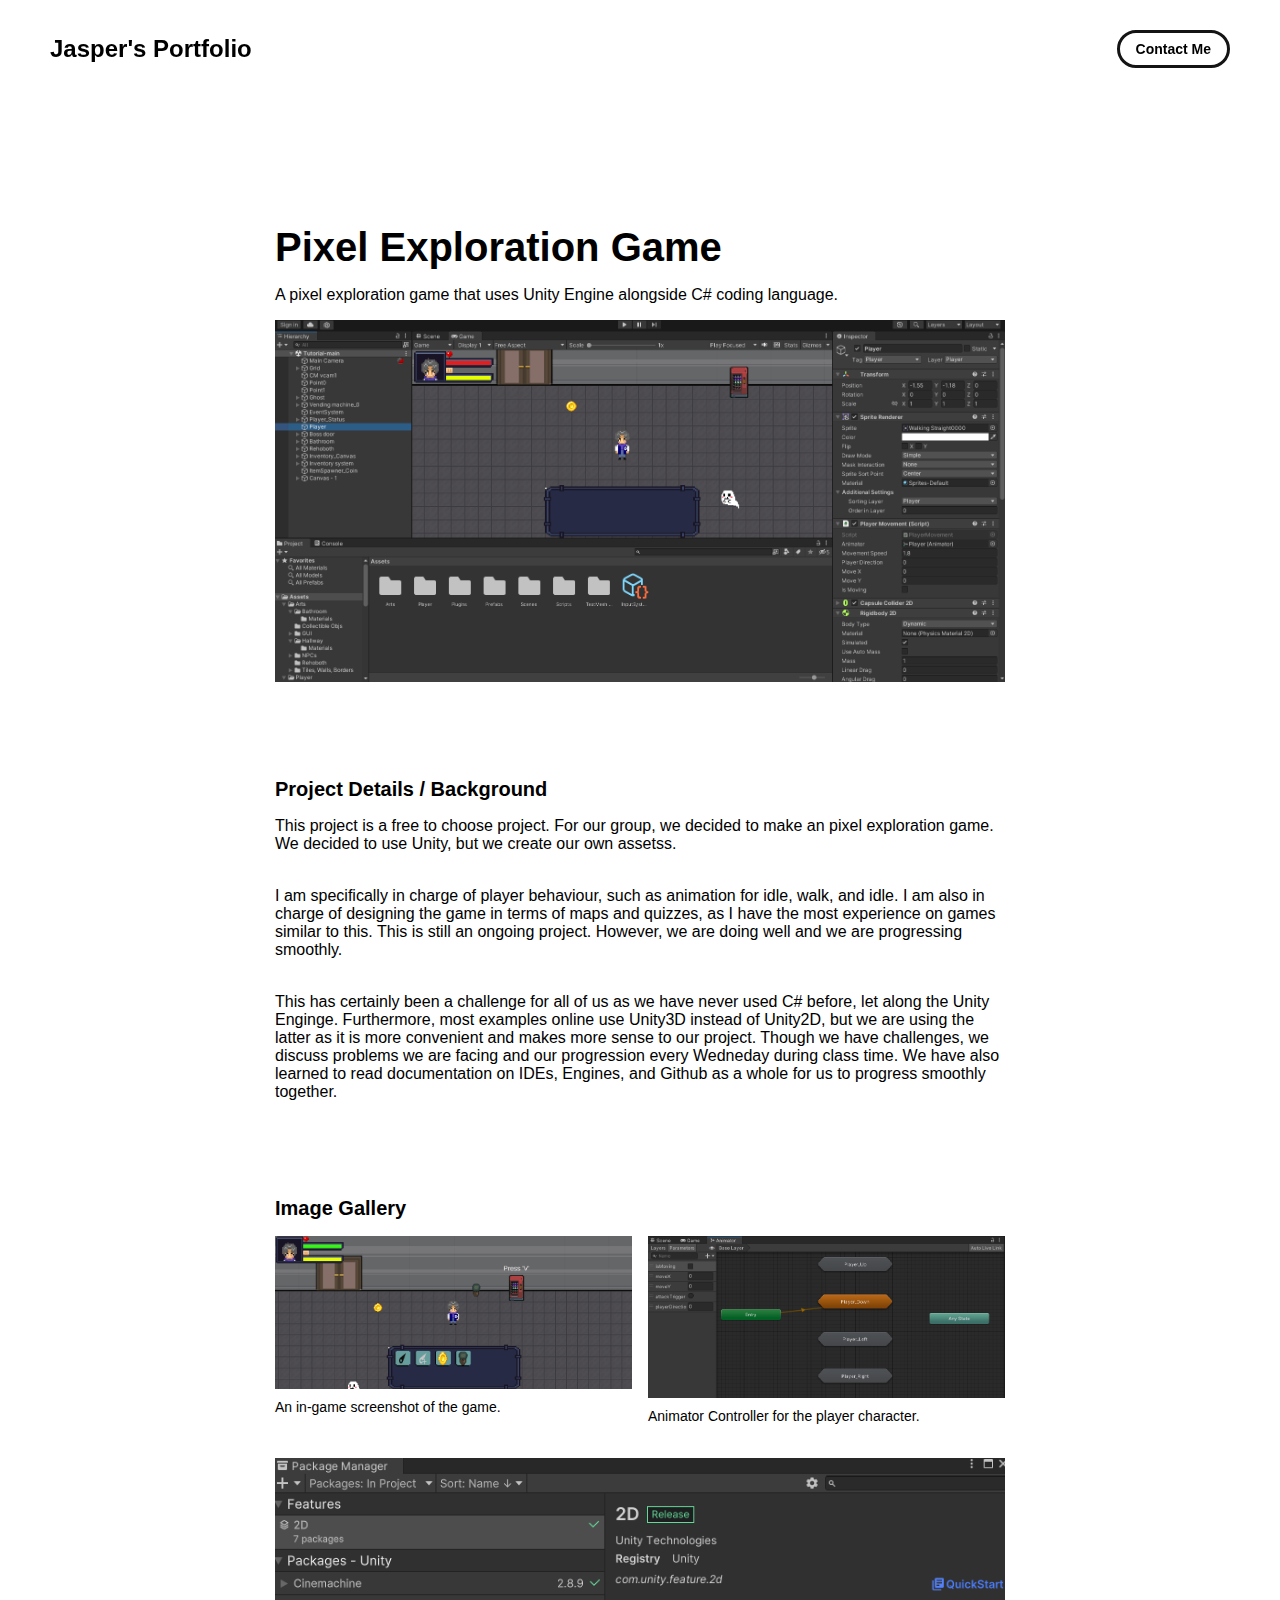
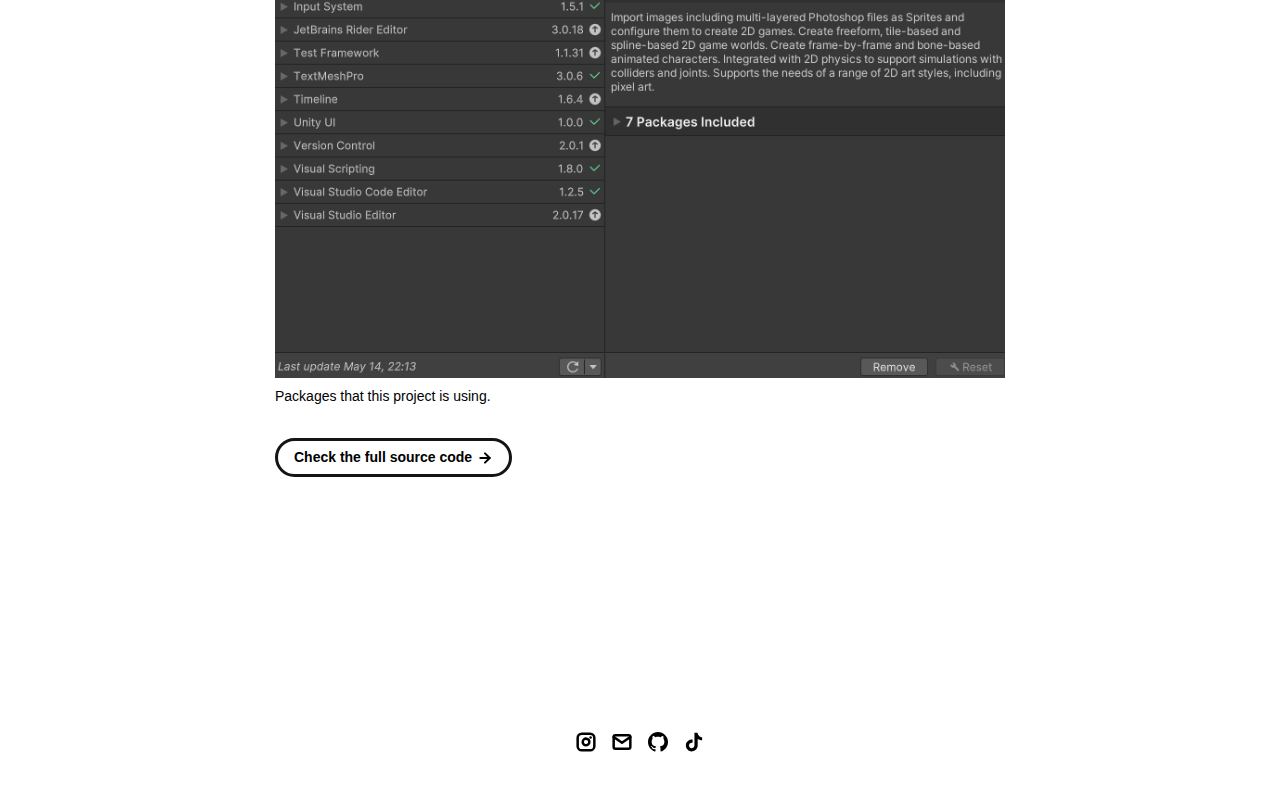
<file: project-pages/projects/pixel-game.html>
<!DOCTYPE html>
<html lang="en">
	<head>
		<meta charset="utf-8">
     <link rel="icon" href="../../assets/images/top-icon.png" />
     <title>Jasper's Portfolio - Pixel Exploration Game</title>
    <meta name="description" content="Portfolio page for a pixel exploration game for Adanced Mobile Lab 1 class.">
    <meta name="viewport" content="width=device-width, initial-scale=1" />

		<link rel="stylesheet" href="../../css/layout.css">
    <link rel="stylesheet" href="../../css/typography.css">
    <link rel="stylesheet" href="../../css/utilities.css">

		<script defer src="../../js/script.js"></script>
	</head>
	<body>
    <!-- NAVBAR -->
    <div class="navbar">
      <a class="nav-title-link" href="../../index.html">
        <span class="nav-title">Jasper's Portfolio</span>
        <a class="button" href="mailto:jasperyap2001@gmail.com">
          <span class="button-text">Contact Me</span>
        </a>
      </a>
    </div>

    <!-- MAIN PAGE CONTENT -->
    <div id="main-content">

      <!-- PROJECT HEADER -->
      <div id="project-header">
        <div class="main-title">Pixel Exploration Game</div>
        <div class="body-text">A pixel exploration game that uses Unity Engine alongside C# coding language.</div>
        <image class="project-header-image" src="../../assets/images/project/AML/AML-game.png">
      </div>

      <!-- PROJECT DETAILS -->
      <div id="project-details">
        <div class="subheader-text">Project Details / Background</div>
        <div class="project-details-content">
          <div class="body-text">This project is a free to choose project. For our group, we decided to make an pixel exploration game. We decided to use Unity, but we create our own assetss. </div>
          <div class="body-text">I am specifically in charge of player behaviour, such as animation for idle, walk, and idle. I am also in charge of designing the game in terms of maps and quizzes, as I have the most experience on games similar to this. This is still an ongoing project. However, we are doing well and we are progressing smoothly. </div>
          <div class="body-text">This has certainly been a challenge for all of us as we have never used C# before, let along the Unity Enginge. Furthermore, most examples online use Unity3D instead of Unity2D, but we are using the latter as it is more convenient and makes more sense to our project. Though we have challenges, we discuss problems we are facing and our progression every Wedneday during class time. We have also learned to read documentation on IDEs, Engines, and Github as a whole for us to progress smoothly together.</div>
        </div>
      </div>

      <!-- IMAGE GALLERY -->
      <div id="project-gallery">
        <div class="subheader-text">Image Gallery</div>
        <div class="project-gallery-content">
            <!-- 
              TODO

              This is where the images in the gallery live. Here's a simple gallery image for you to copy:

              Full Width Image:

                <div class="gallery-image-container">
                  <img src="../../assets/images/IMAGE_NAME" class="gallery-image">
                  <span class="image-caption">IMAGE_CAPTION</span>
                </div>

              Half Width Image: 

                <div class="gallery-image-container half-width">
                  <img src="../../assets/images/IMAGE_NAME" class="gallery-image">
                  <span class="image-caption">IMAGE_CAPTION</span>
                </div>

              - To add an image to the this area, copy one of the above, paste it below this comment, and change the following:
                  - IMAGE_NAME: the name of the image file in assets/images
                  - IMAGE_CAPTION: to the caption of the image
            -->
            <div class="gallery-image-container half-width">
              <img src="../../assets/images/project/AML/AML-in-game-screenshot.png" class="gallery-image">
              <span class="image-caption">An in-game screenshot of the game.</span>
            </div>
            <div class="gallery-image-container half-width">
              <img src="../../assets/images/project/AML/AML-animator-controller.png" class="gallery-image">
              <span class="image-caption">Animator Controller for the player character.</span>
            </div>
            <div class="gallery-image-container">
              <img src="../../assets/images/project/AML/AML-package-manager.png" class="gallery-image">
              <span class="image-caption">Packages that this project is using.</span>
            </div>
            <a class="button" href="https://github.com/Dogii0/AML">
              <span class="button-text">Check the full source code</span>
              <image src="../../assets/icons/arrow-right.svg" class="right-arrow-icon"/>
            </a>
        </div>
      </div>
    </div>

    <!-- FOOTER -->
    <div id="footer">
      <a class="icon-link" target="_blank" href="https://www.instagram.com/_.jasper01/">
        <image src="../../assets/icons/instagram.svg" class="footer-icon"/>
      </a>
      <a class="icon-link" href="mailto:jasperyap2001@gmail.com">
        <image src="../../assets/icons/mail.svg" class="footer-icon"/>
      </a>
      <a class="icon-link" target="_blank" href="https://github.com/Jasper-01">
        <image src="../../assets/icons/github.svg" class="footer-icon"/>
      </a>
      <a class="icon-link" target="_blank" href="https://www.tiktok.com/@_.jasper01">
        <image src="../../assets/icons/tiktok.svg" class="footer-icon"/>
      </a>
    </div>

	</body>
</html>
</file>
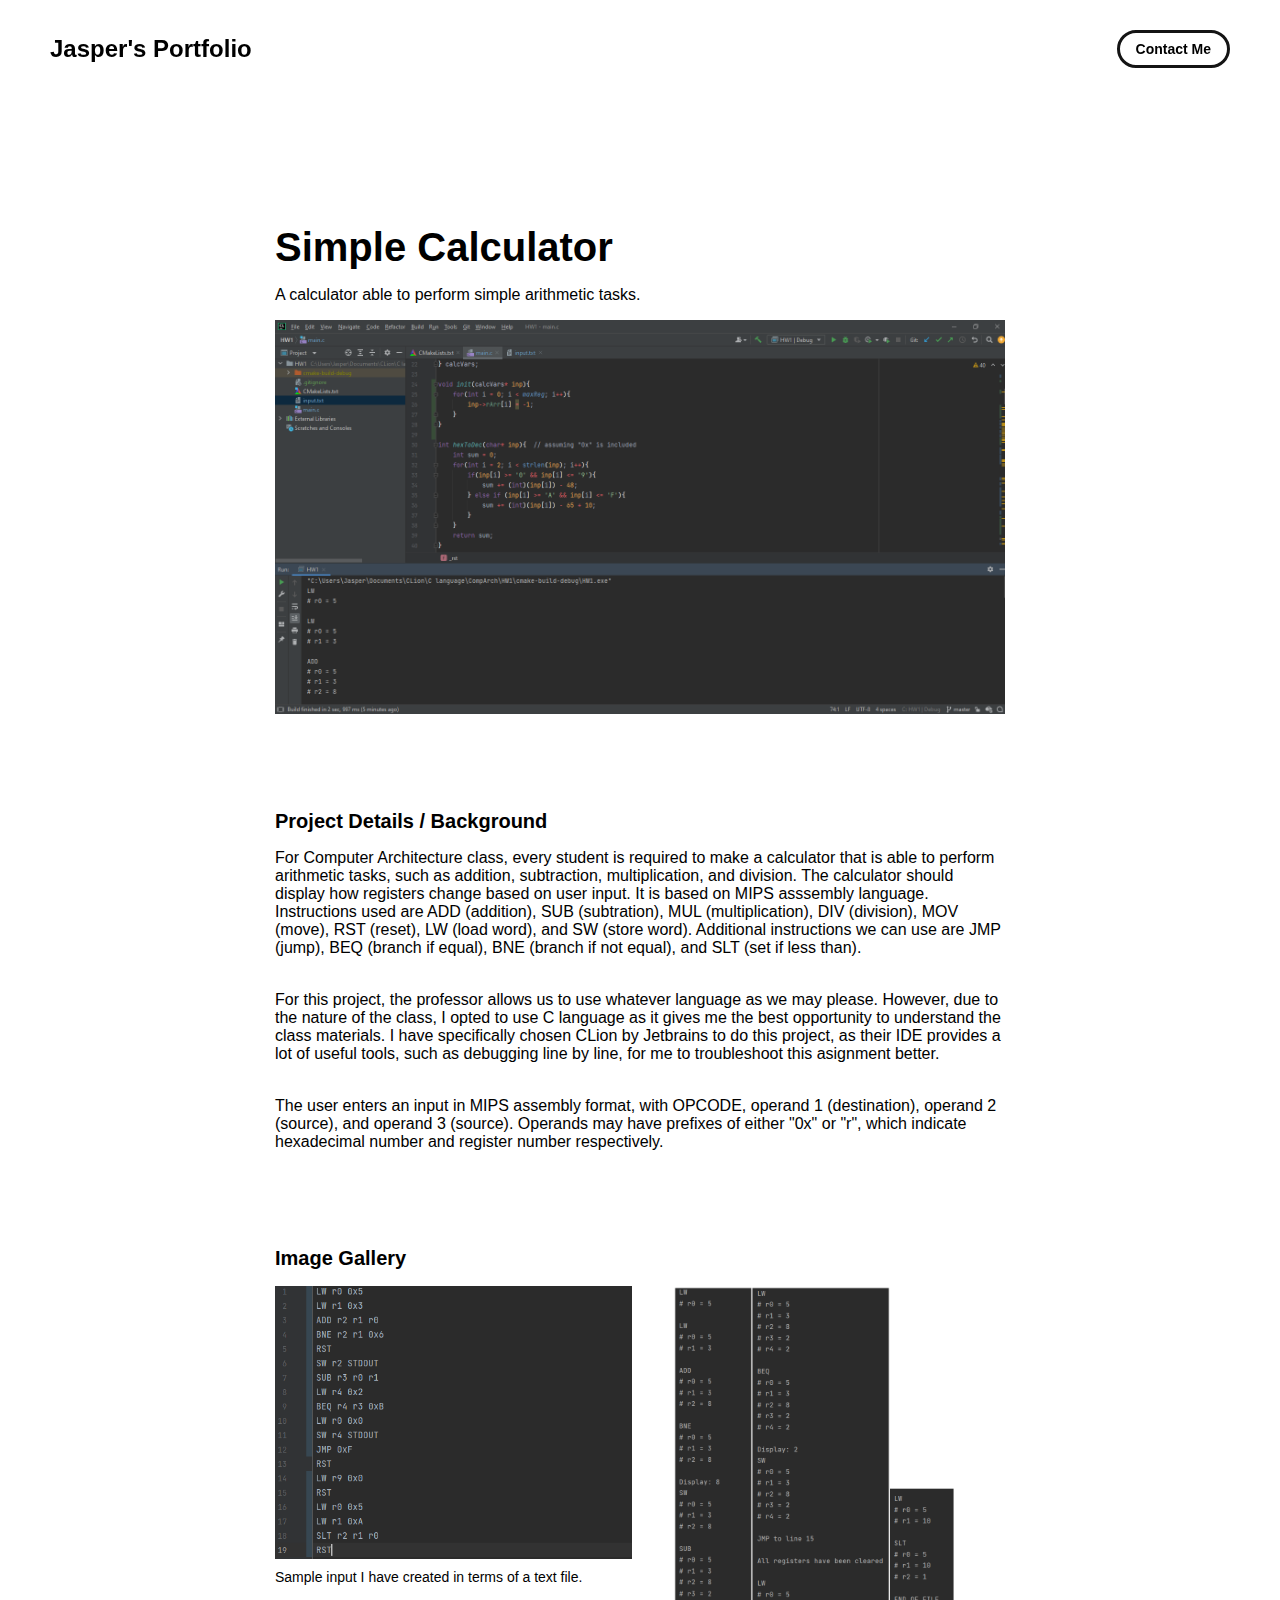
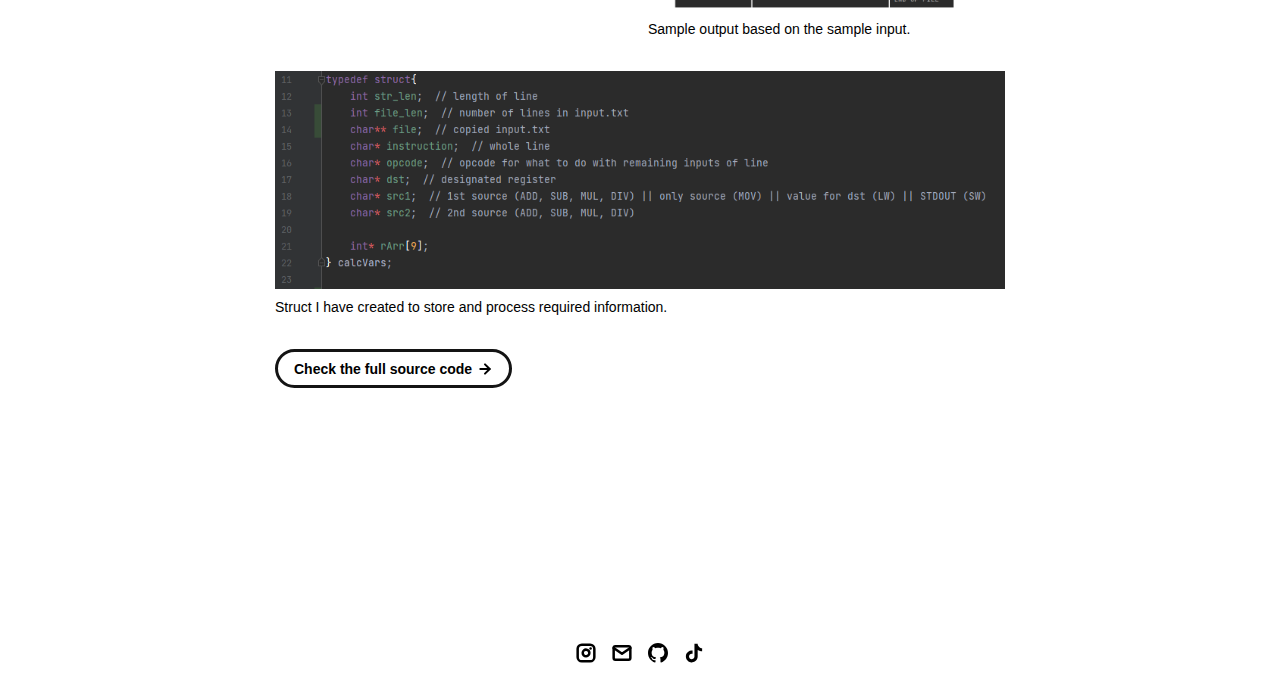
<file: project-pages/projects/simple-calculator.html>
<!DOCTYPE html>
<html lang="en">
	<head>
		<meta charset="utf-8">
     <link rel="icon" href="../../assets/images/top-icon.png" />
     <title>Simple Calculator</title>
    <meta name="description" content="Portfolio page for a simple calculator in C using knowledge of binaries">
    <meta name="viewport" content="width=device-width, initial-scale=1" />

		<link rel="stylesheet" href="../../css/layout.css">
    <link rel="stylesheet" href="../../css/typography.css">
    <link rel="stylesheet" href="../../css/utilities.css">

		<script defer src="../../js/script.js"></script>
	</head>
	<body>
    <!-- NAVBAR -->
    <div class="navbar">
      <a class="nav-title-link" href="../../index.html">
        <span class="nav-title">Jasper's Portfolio</span>
        <a class="button" href="mailto:jasperyap2001@gmail.com">
          <span class="button-text">Contact Me</span>
        </a>
      </a>
    </div>

    <!-- MAIN PAGE CONTENT -->
    <div id="main-content">

      <!-- PROJECT HEADER -->
      <div id="project-header">
        <div class="main-title">Simple Calculator</div>
        <div class="body-text">A calculator able to perform simple arithmetic tasks. </div>
        <image class="project-header-image" src="../../assets/images/project/Simple-Calculator/Simple-Calculator-IDE.png">
      </div>

      <!-- PROJECT DETAILS -->
      <div id="project-details">
        <div class="subheader-text">Project Details / Background</div>
        <div class="project-details-content">
          <div class="body-text">For Computer Architecture class, every student is required to make a calculator that is able to perform arithmetic tasks, such as addition, subtraction, multiplication, and division. The calculator should display how registers change based on user input. It is based on MIPS asssembly language. Instructions used are ADD (addition), SUB (subtration), MUL (multiplication), DIV (division), MOV (move), RST (reset), LW (load word), and SW (store word). Additional instructions we can use are JMP (jump), BEQ (branch if equal), BNE (branch if not equal), and  SLT (set if less than). </div>
          <div class="body-text">For this project, the professor allows us to use whatever language as we may please. However, due to the nature of the class, I opted to use C language as it gives me the best opportunity to understand the class materials. I have specifically chosen CLion by Jetbrains to do this project, as their IDE provides a lot of useful tools, such as debugging line by line, for me to troubleshoot this asignment better.</div>
          <div class="body-text">The user enters an input in MIPS assembly format, with OPCODE, operand 1 (destination), operand 2 (source), and operand 3 (source). Operands may have prefixes of either "0x" or "r", which indicate hexadecimal number and register number respectively. </div>
        </div>
      </div>

      <!-- IMAGE GALLERY -->
      <div id="project-gallery">
        <div class="subheader-text">Image Gallery</div>
        <div class="project-gallery-content">
            <!-- 
              TODO

              This is where the images in the gallery live. Here's a simple gallery image for you to copy:

              Full Width Image:

                <div class="gallery-image-container">
                  <img src="../../assets/images/IMAGE_NAME" class="gallery-image">
                  <span class="image-caption">IMAGE_CAPTION</span>
                </div>

              Half Width Image: 

                <div class="gallery-image-container half-width">
                  <img src="../../assets/images/IMAGE_NAME" class="gallery-image">
                  <span class="image-caption">IMAGE_CAPTION</span>
                </div>

              - To add an image to the this area, copy one of the above, paste it below this comment, and change the following:
                  - IMAGE_NAME: the name of the image file in assets/images
                  - IMAGE_CAPTION: to the caption of the image
            -->
            <div class="gallery-image-container half-width">
              <img src="../../assets/images/project/Simple-Calculator/Simple-Calculator-input.png" class="gallery-image">
              <span class="image-caption">Sample input I have created in terms of a text file.</span>
            </div>
            <div class="gallery-image-container half-width">
              <img src="../../assets/images/project/Simple-Calculator/Simple-Calculator-output.png" class="gallery-image">
              <span class="image-caption">Sample output based on the sample input.</span>
            </div>
            <div class="gallery-image-container">
              <img src="../../assets/images/project/Simple-Calculator/Simple-Calculator-struct.png" class="gallery-image">
              <span class="image-caption">Struct I have created to store and process required information.</span>
            </div>
            <a class="button" href="https://github.com/Jasper-01/SimpleCalculator-ComputerArchitecture">
              <span class="button-text">Check the full source code</span>
              <image src="../../assets/icons/arrow-right.svg" class="right-arrow-icon"/>
            </a>
        </div>
      </div>
    </div>

    <!-- FOOTER -->
    <div id="footer">
      <a class="icon-link" target="_blank" href="https://www.instagram.com/_.jasper01/">
        <image src="../../assets/icons/instagram.svg" class="footer-icon"/>
      </a>
      <a class="icon-link" href="mailto:jasperyap2001@gmail.com">
        <image src="../../assets/icons/mail.svg" class="footer-icon"/>
      </a>
      <a class="icon-link" target="_blank" href="https://github.com/Jasper-01">
        <image src="../../assets/icons/github.svg" class="footer-icon"/>
      </a>
      <a class="icon-link" target="_blank" href="https://www.tiktok.com/@_.jasper01">
        <image src="../../assets/icons/tiktok.svg" class="footer-icon"/>
      </a>
    </div>

	</body>
</html>
</file>
<file: css/layout.css>
* {
  box-sizing: border-box;
}

html {
  text-size-adjust: none;
  -webkit-text-size-adjust: none;
  -moz-text-size-adjust: none;
  -ms-text-size-adjust: none;
}

body {
  margin: 0;
  -webkit-font-smoothing: antialiased;
  -moz-osx-font-smoothing: grayscale;
}




/* Main Page Layout */

#main-content {
  margin: 225px 425px;
  display: flex;
  flex-direction: column;
  gap: 96px;
}




/* Portfolio Header */

#portfolio-header {
  display: flex;
  gap: 20px;
  align-items: center;
}

#portfolio-header-image-container {
  display: flex;
  flex-direction: column;
  gap: 10px;
  flex-basis: 50%;
}

.portfolio-header-image {
  width: 100%;
  height: auto;
}

#portfolio-header-text-container {
  display: flex;
  flex-direction: column;
  gap: 34px;
  flex-basis: 50%;
}




/* About Section */

#about-section {
  display: flex;
  flex-direction: column;
  gap: 16px;
}

.about-section-content {
  display: flex;
  flex-direction: column;
  gap: 34px;
}




/* Project Section */

#my-work-section {
  display: flex;
  flex-direction: column;
  gap: 16px;
}

.projects-container {
  display: flex;
  gap: 34px 16px;
  flex-wrap: wrap;
}

    /* Project Cards */

    .project-card {
      max-width: calc((100% - 32px) / 3);
      display: flex;
      flex-direction: column;
      gap: 34px;
    }

    .project-card-text-container {
      flex-direction: column;
      display: flex;
      gap: 16px
    }

    .project-image {
      width: 100%;
      height: 200px;
      object-fit: cover;
      object-position: center;
    }




/* Project Pages */

#project-header {
  display: flex;
  flex-direction: column;
  gap: 16px;
}

.project-header-image {
  width: 100%;
  height: auto;
}

#project-details {
  display: flex;
  flex-direction: column;
  gap: 16px;
}

.project-details-content {
  display: flex;
  flex-direction: column;
  gap: 34px;
}

    /* Project Gallery */

    #project-gallery {
      display: flex;
      flex-direction: column;
      gap: 16px;
    }

    .project-gallery-content {
      display: flex;
      flex-wrap: wrap;
      gap: 34px 16px;
    }

    .gallery-image-container {
      width: 100%;
      display: flex;
      flex-direction: column;
      gap: 10px;
    }

    .gallery-image-container.half-width {
      width: calc((100% - 16px) / 2);
    }

    .gallery-image {
      width: 100%;
      height: auto;
    }


/* Extra Extra large devices (large laptops and desktops, 1200px and below) */
@media only screen and (max-width: 1600px) {
  #main-content {
    margin: 225px 275px;
  }
}

/* Extra large devices (large laptops and desktops, 1200px and below) */
@media only screen and (max-width: 1200px) {
  #main-content {
    margin: 225px 175px;
  }
}

/* Large devices (laptops/desktops, 1000px and below) */
@media only screen and (max-width: 1000px) {
  #main-content {
    margin: 225px 75px;
  }
}

/* Small devices (portrait tablets and large phones, 800px and below) */
@media only screen and (max-width: 800px) {
  #main-content {
    margin: 150px 50px;
  }

  #portfolio-header {
    flex-direction: column;
  }

  .project-card {
    max-width: calc((100% - 16px) / 2);
  }
}

/* Small devices (portrait tablets and large phones, 600px and below) */
@media only screen and (max-width: 600px) {
  #main-content {
    margin: 125px 20px;
  }

  .project-card {
    max-width: 100%;
  }
}
</file>
<file: css/typography.css>
body {
  font-family: "Helvetica Neue", Helvetica, Arial, sans-serif;
}

.nav-title {
  font-weight: 700;
  font-size: 24px;
}

.button-text {
  font-size: 14px;
  font-weight: 700;
}

.image-caption {
  font-size: 14px;
  font-weight: 500;
}

.main-title {
  font-size: 40px;
  font-weight: 700;
}

.subheader-text {
  font-size: 20px;
  font-weight: 700;
}

.body-text {
  font-size: 16px;
  font-weight: 500;
}

.project-card-text {
  overflow: hidden;
  text-overflow: ellipsis;
  display: -webkit-box;
  -webkit-line-clamp: 4;
  -webkit-box-orient: vertical;
}

.project-title {
  overflow: hidden;
  text-overflow: ellipsis;
  display: -webkit-box;
  -webkit-line-clamp: 1;
  -webkit-box-orient: vertical;
}
</file>
<file: css/utilities.css>
/* Icons */

.right-arrow-icon {
  width: 16px;
  height: 16px;
  margin-top: 1px;
}

.footer-icon {
  width: 20px;
  height: 20px;
}

a.icon-link {
  transition: transform 200ms ease-in-out;
}

a.icon-link:hover {
  cursor: pointer;
  stroke-width: 5;
  margin: 0;
  transform: rotate(15deg);
}


/* Navbar Styling */

.navbar {
  width: 100%;
  padding: 30px 50px;
  display: flex;
  justify-content: space-between;
  align-items: center;
  position: fixed;
  top: 0;
  left: 0;
}

.nav-title-link {
  color: black;
  text-decoration: none;
}

.nav-title-link:hover {
  text-decoration: underline;
}

/* Small devices (portrait tablets and large phones, 800px and below) */
@media only screen and (max-width: 800px) {
  .navbar {
    padding: 20px 20px;
    background-color: white
  }
}


/* Button Styling */

a.button {
  padding: 8px 16px;
  border: 3px solid #141414;
  border-radius: 50px;
  color: black;
  text-decoration: none;
  width: fit-content;
  display: flex;
  gap: 5px;
  align-items: center;
}

a.button:hover {
  text-decoration: underline;
  text-decoration-thickness: 2px;
  cursor: pointer;
}


/* Footer Styling */

#footer {
  width: 100%;
  display: flex;
  padding: 30px 50px;
  justify-content: center;
  align-items: center;
  gap: 16px;
}

/* Link Styling */
a.no-underline {
  text-decoration: none;
  color: black
}

a.no-underline:hover {
  text-decoration: underline;
  cursor: pointer;
}

/* Small devices (portrait tablets and large phones, 800px and below) */
@media only screen and (max-width: 800px) {
  #footer {
    padding: 20px 20px;
  }
}
</file>
